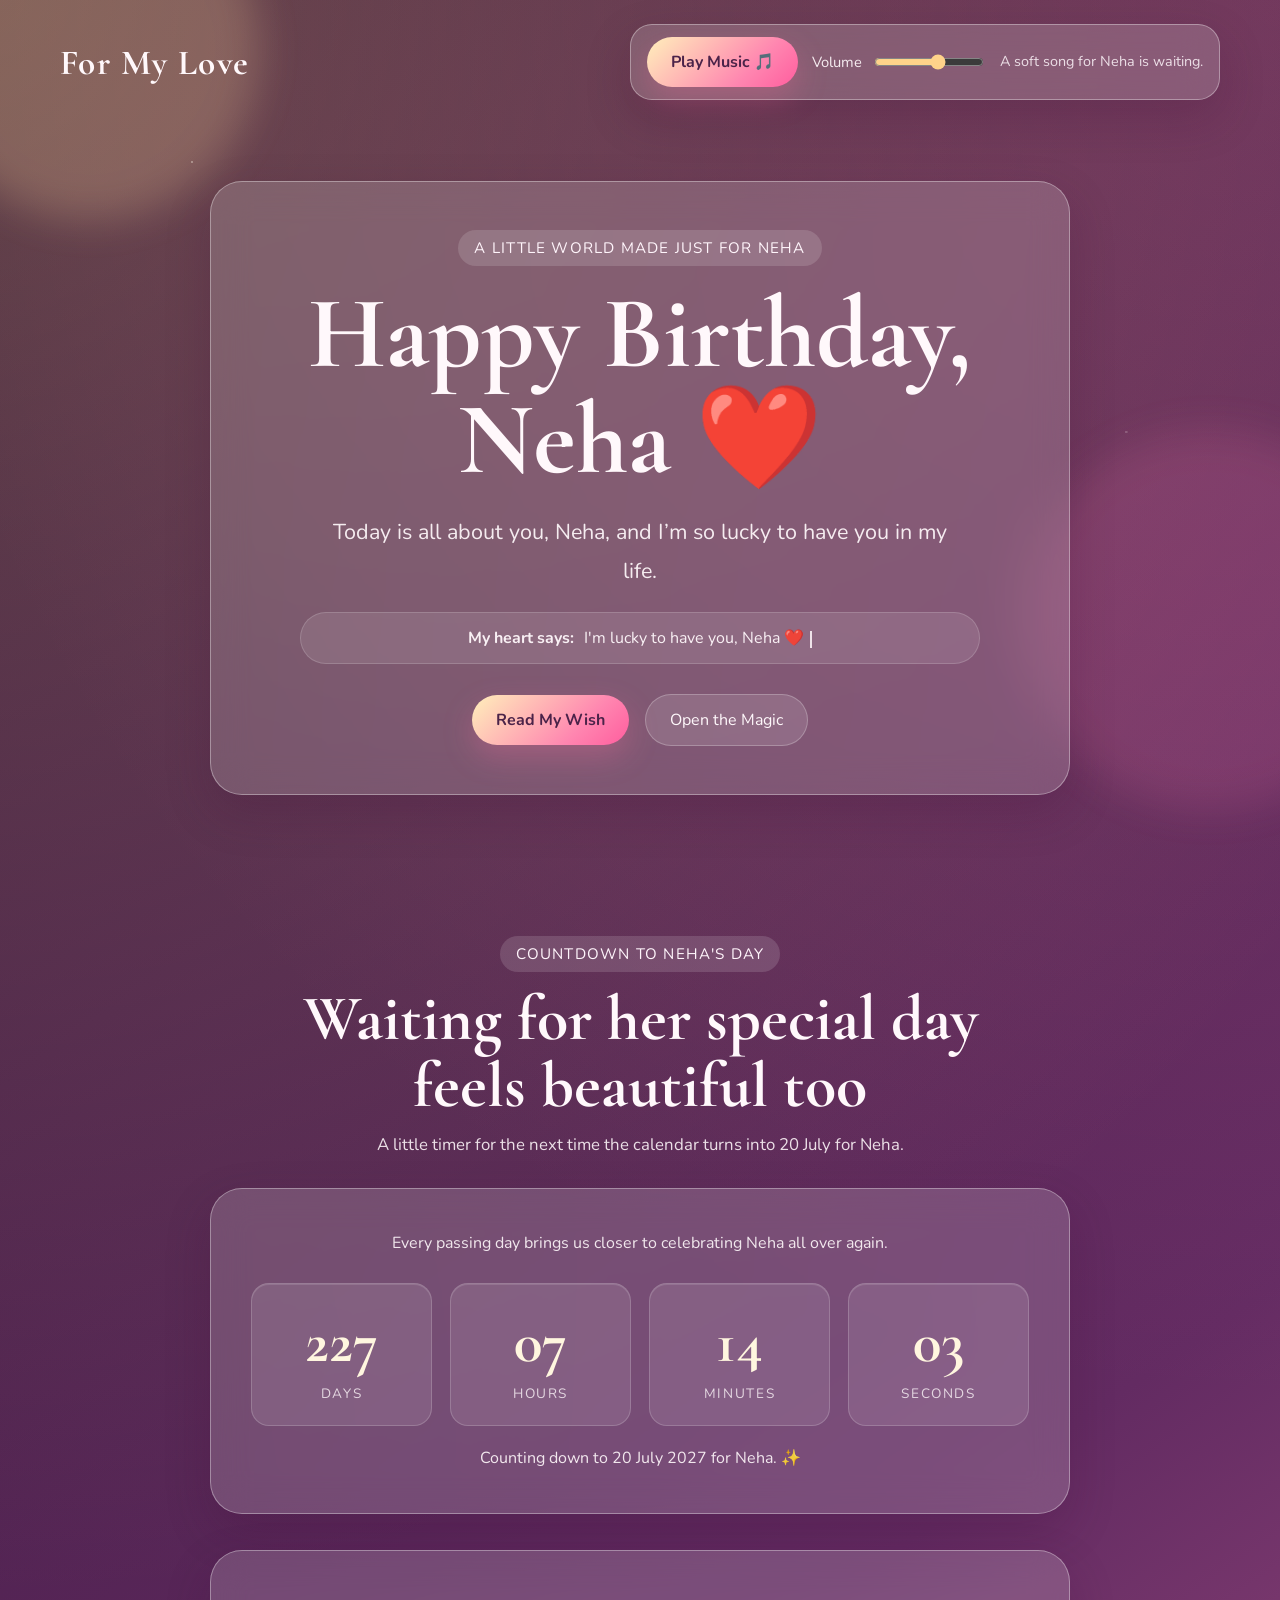
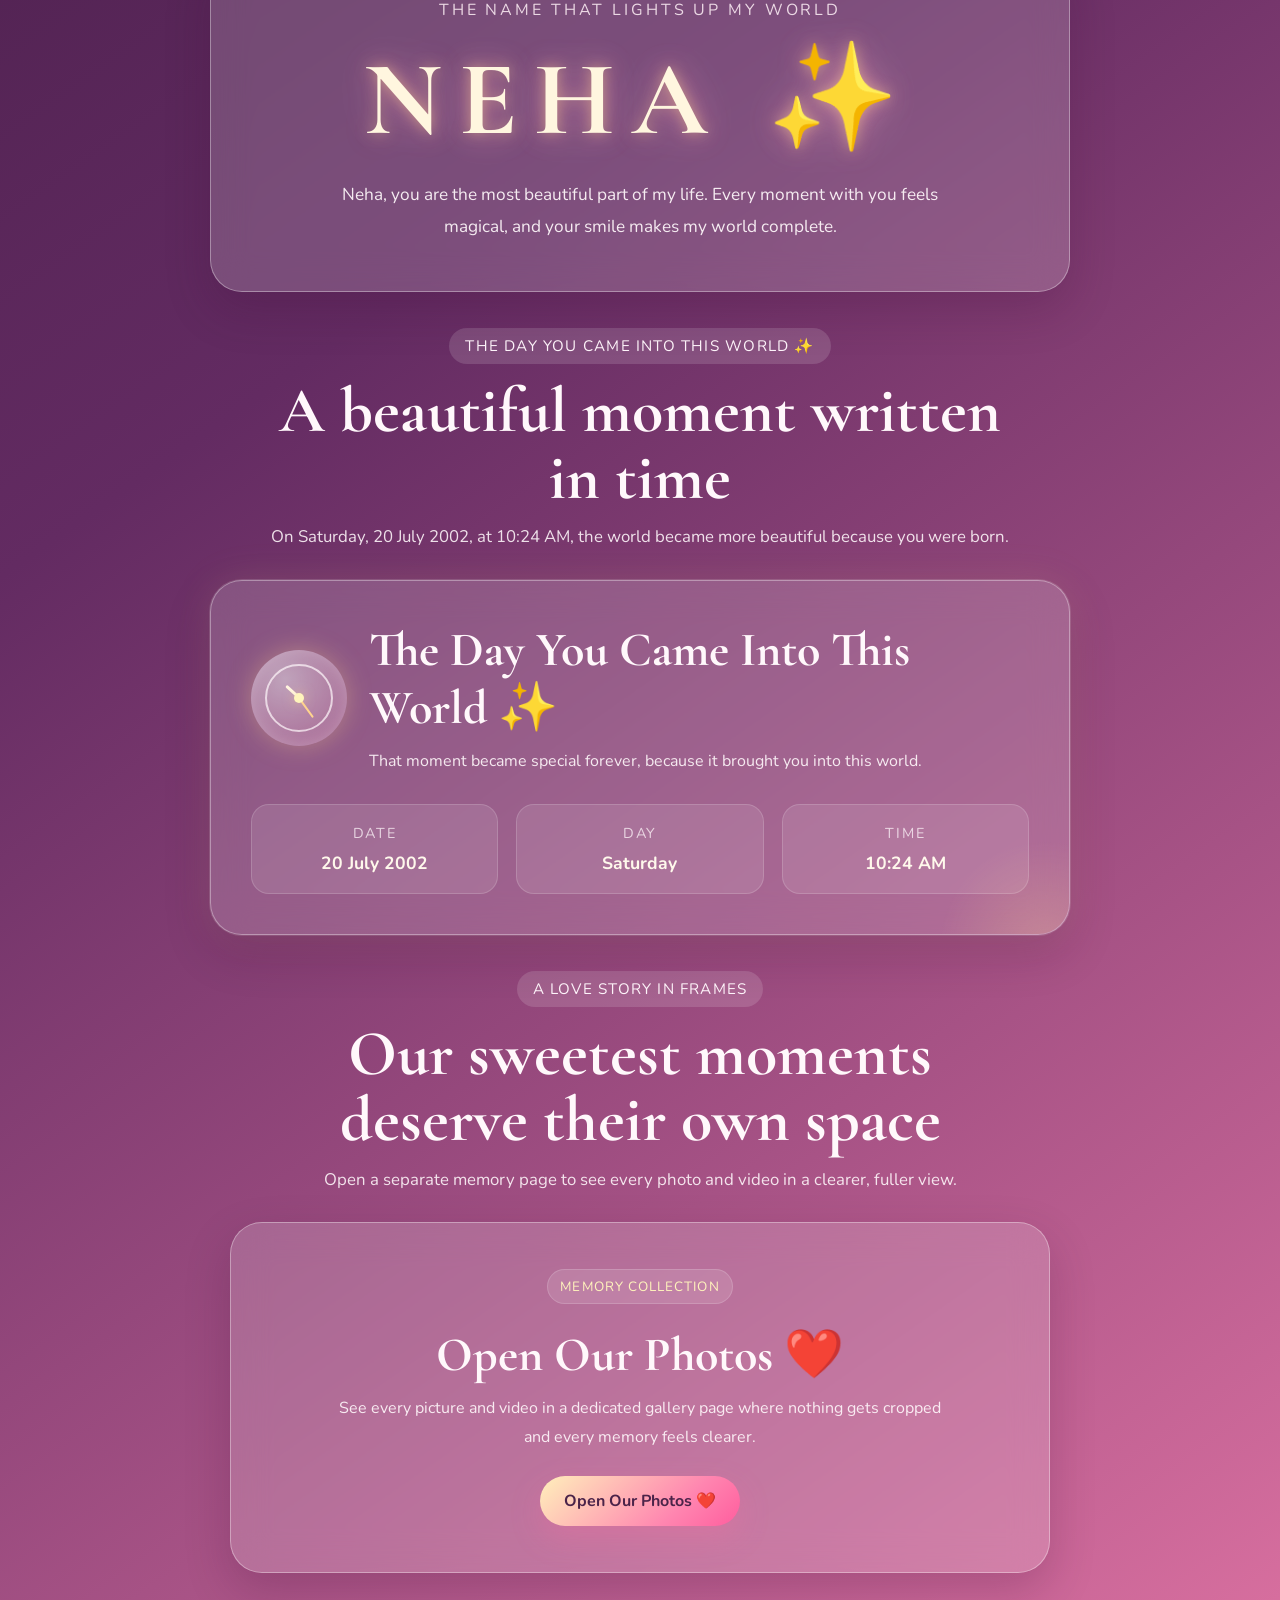
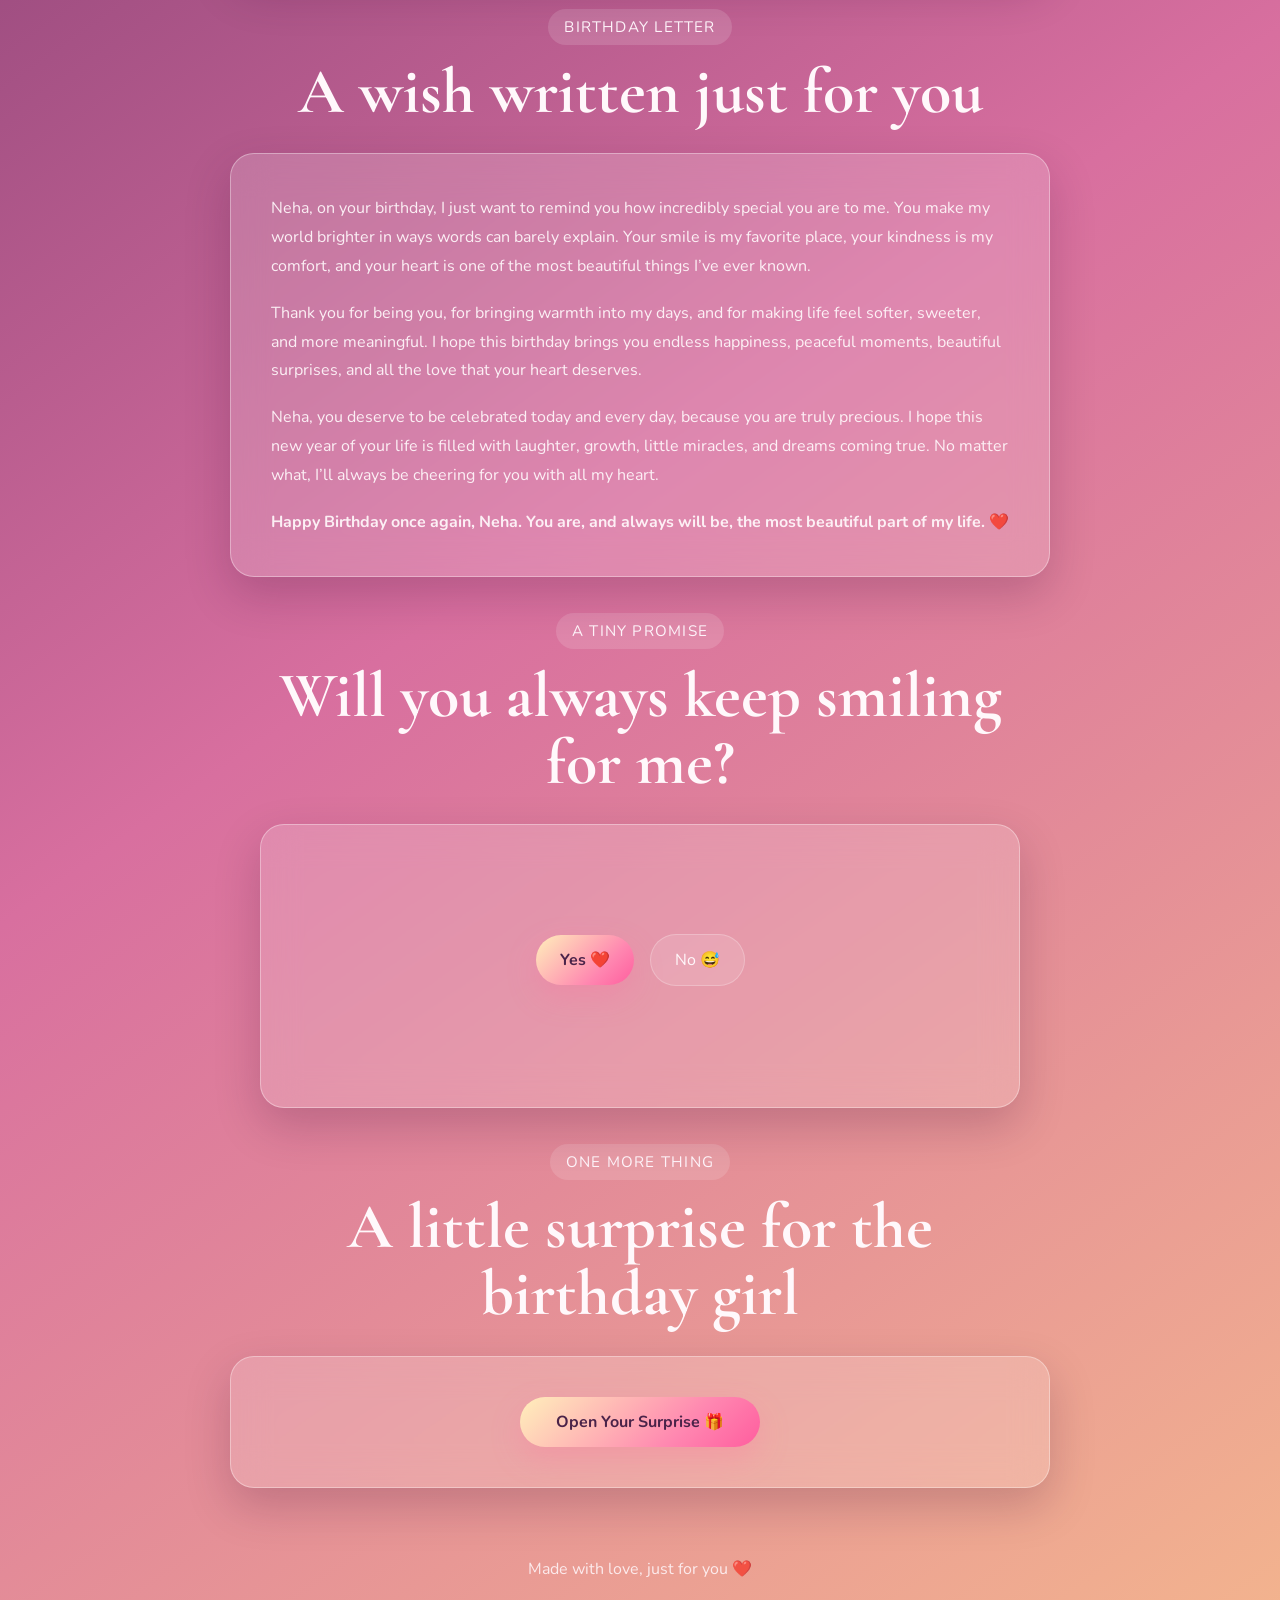
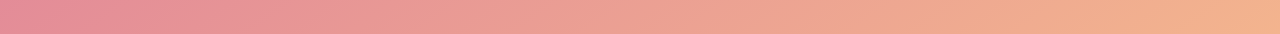
<file: index.html>
<!DOCTYPE html>
<html lang="en">
  <head>
    <meta charset="UTF-8" />
    <meta name="viewport" content="width=device-width, initial-scale=1.0" />
    <title>Happy Birthday, Neha</title>
    <link rel="preconnect" href="https://fonts.googleapis.com" />
    <link rel="preconnect" href="https://fonts.gstatic.com" crossorigin />
    <link
      href="https://fonts.googleapis.com/css2?family=Cormorant+Garamond:wght@500;600;700&family=Nunito:wght@400;500;600;700&display=swap"
      rel="stylesheet"
    />
    <link rel="stylesheet" href="style.css" />
  </head>
  <body>
    <div class="night-sky" aria-hidden="true"></div>
    <div class="background-glow background-glow-one"></div>
    <div class="background-glow background-glow-two"></div>

    <!-- Decorative floating elements created by JavaScript -->
    <div class="floating-decor" id="floatingDecor" aria-hidden="true"></div>
    <div class="petal-layer" id="petalLayer" aria-hidden="true"></div>

    <header class="hero">
      <nav class="top-bar">
        <div class="brand">For My Love</div>
        <div class="music-panel glass-card">
          <button class="music-button" id="musicToggle" type="button" aria-pressed="false">
            Play Music 🎵
          </button>
          <label class="volume-wrap" for="volumeControl">
            <span>Volume</span>
            <input
              id="volumeControl"
              class="volume-control"
              type="range"
              min="0"
              max="1"
              step="0.05"
              value="0.6"
            />
          </label>
          <p class="music-status" id="musicStatus">A soft song for Neha is waiting.</p>
        </div>
      </nav>

      <section class="hero-content glass-card">
        <p class="hero-tag">A little world made just for Neha</p>
        <h1>Happy Birthday, Neha ❤️</h1>
        <p class="hero-subtitle">
          Today is all about you, Neha, and I’m so lucky to have you in my life.
        </p>
        <div class="typing-wrapper">
          <span class="typing-prefix">My heart says:</span>
          <span class="typing-text" id="typingText" aria-live="polite"></span>
        </div>
        <div class="hero-actions">
          <a class="primary-button" href="#message">Read My Wish</a>
          <a class="secondary-button" href="#birthStory">Open the Magic</a>
        </div>
      </section>
    </header>

    <main>
      <section class="countdown-section section-shell" id="countdown">
        <div class="section-heading">
          <span class="eyebrow" id="countdownEyebrow">Countdown To Neha's Day</span>
          <h2 id="countdownHeading">Waiting for her special day feels beautiful too</h2>
          <p id="countdownDescription">
            A little timer for the next time the calendar turns into 20 July for Neha.
          </p>
        </div>

        <div class="countdown-card glass-card">
          <p class="countdown-intro" id="countdownIntro">
            Every passing day brings us closer to celebrating Neha all over again.
          </p>
          <div class="countdown-grid" aria-live="polite">
            <article class="countdown-item">
              <span class="countdown-value" id="daysValue">00</span>
              <span class="countdown-label">Days</span>
            </article>
            <article class="countdown-item">
              <span class="countdown-value" id="hoursValue">00</span>
              <span class="countdown-label">Hours</span>
            </article>
            <article class="countdown-item">
              <span class="countdown-value" id="minutesValue">00</span>
              <span class="countdown-label">Minutes</span>
            </article>
            <article class="countdown-item">
              <span class="countdown-value" id="secondsValue">00</span>
              <span class="countdown-label">Seconds</span>
            </article>
          </div>
          <p class="countdown-note" id="countdownNote">
            Counting down to the next birthday sunrise for Neha. ✨
          </p>
        </div>
      </section>

      <section class="name-section section-shell">
        <div class="name-card glass-card">
          <p class="name-label">The name that lights up my world</p>
          <h2 class="glowing-name">NEHA ✨</h2>
          <p class="name-message">
            Neha, you are the most beautiful part of my life. Every moment with you
            feels magical, and your smile makes my world complete.
          </p>
        </div>
      </section>

      <section class="birth-story section-shell" id="birthStory">
        <div class="section-heading">
          <span class="eyebrow">The Day You Came Into This World ✨</span>
          <h2>A beautiful moment written in time</h2>
          <p>
            On Saturday, 20 July 2002, at 10:24 AM, the world became more beautiful
            because you were born.
          </p>
        </div>

        <div class="timeline-card glass-card">
          <div class="timeline-intro">
            <div class="clock-icon" aria-hidden="true">
              <div class="clock-face">
                <span class="clock-hand hour-hand"></span>
                <span class="clock-hand minute-hand"></span>
                <span class="clock-center"></span>
              </div>
            </div>
            <div>
              <h3>The Day You Came Into This World ✨</h3>
              <p>
                That moment became special forever, because it brought you into this
                world.
              </p>
            </div>
          </div>

          <div class="timeline-grid">
            <article class="timeline-item">
              <span class="timeline-label">Date</span>
              <strong>20 July 2002</strong>
            </article>
            <article class="timeline-item">
              <span class="timeline-label">Day</span>
              <strong>Saturday</strong>
            </article>
            <article class="timeline-item">
              <span class="timeline-label">Time</span>
              <strong>10:24 AM</strong>
            </article>
          </div>
        </div>
      </section>

      <section class="slideshow-section section-shell" id="slideshow">
        <div class="section-heading">
          <span class="eyebrow">A Love Story In Frames</span>
          <h2>Our sweetest moments deserve their own space</h2>
          <p>
            Open a separate memory page to see every photo and video in a clearer,
            fuller view.
          </p>
        </div>

        <div class="memory-cta-card glass-card">
          <div class="memory-cta-copy">
            <span class="slide-tag">Memory Collection</span>
            <h3>Open Our Photos ❤️</h3>
            <p>
              See every picture and video in a dedicated gallery page where nothing gets
              cropped and every memory feels clearer.
            </p>
          </div>
          <a class="primary-button memory-cta-button" href="memories.html">Open Our Photos ❤️</a>
        </div>
      </section>

      <section class="message-section section-shell" id="message">
        <div class="section-heading">
          <span class="eyebrow">Birthday Letter</span>
          <h2>A wish written just for you</h2>
        </div>

        <article class="message-card glass-card">
          <!-- You can edit this full message and personalize it even more -->
          <p>
            Neha, on your birthday, I just want to remind you how incredibly special
            you are to me. You make my world brighter in ways words can barely explain.
            Your smile is my favorite place, your kindness is my comfort, and your heart
            is one of the most beautiful things I’ve ever known.
          </p>
          <p>
            Thank you for being you, for bringing warmth into my days, and for making
            life feel softer, sweeter, and more meaningful. I hope this birthday brings
            you endless happiness, peaceful moments, beautiful surprises, and all the
            love that your heart deserves.
          </p>
          <p>
            Neha, you deserve to be celebrated today and every day, because you are truly
            precious. I hope this new year of your life is filled with laughter, growth,
            little miracles, and dreams coming true. No matter what, I’ll always be
            cheering for you with all my heart.
          </p>
          <p class="message-signoff">
            Happy Birthday once again, Neha. You are, and always will be, the most
            beautiful part of my life. ❤️
          </p>
        </article>
      </section>

      <section class="question-section section-shell">
        <div class="section-heading">
          <span class="eyebrow">A Tiny Promise</span>
          <h2>Will you always keep smiling for me?</h2>
        </div>

        <div class="question-card glass-card">
          <div class="question-actions" id="questionZone">
            <button class="primary-button" id="yesButton" type="button">Yes ❤️</button>
            <button class="no-button" id="noButton" type="button">No 😅</button>
          </div>
          <p class="question-response" id="questionResponse" aria-live="polite"></p>
        </div>
      </section>

      <section class="surprise-section section-shell" id="surprise">
        <div class="section-heading">
          <span class="eyebrow">One More Thing</span>
          <h2>A little surprise for the birthday girl</h2>
        </div>

        <div class="surprise-card glass-card">
          <button class="primary-button surprise-button" id="surpriseButton" type="button">
            Open Your Surprise 🎁
          </button>

          <div class="surprise-reveal hidden" id="surpriseReveal">
            <div class="heart-burst" id="heartBurst" aria-hidden="true"></div>
            <h3>You are deeply loved</h3>
            <p>
              Neha, if I could wrap every warm feeling, every grateful thought, and every
              heartbeat full of love into one gift, it would still not be enough to show
              how much you mean to me. I hope today surrounds you with joy, sweetness,
              and the kind of love that stays with you long after the candles are out.
            </p>
            <p class="final-promise">
              No matter how many birthdays pass, I hope you always feel cherished,
              protected, celebrated, and loved exactly the way your heart deserves.
            </p>
            <p class="final-signature">Forever yours, with all my love, always. ❤️</p>
          </div>
        </div>
      </section>
    </main>

    <footer class="footer">
      <p>Made with love, just for you ❤️</p>
    </footer>

    <!-- Audio file added for the birthday music control -->
    <audio
      id="bgMusic"
      src="audio/WhatsApp Audio 2026-05-11 at 3.15.20 PM.mpeg"
      loop
      preload="auto"
    ></audio>

    <script src="script.js"></script>
  </body>
</html>
</file>
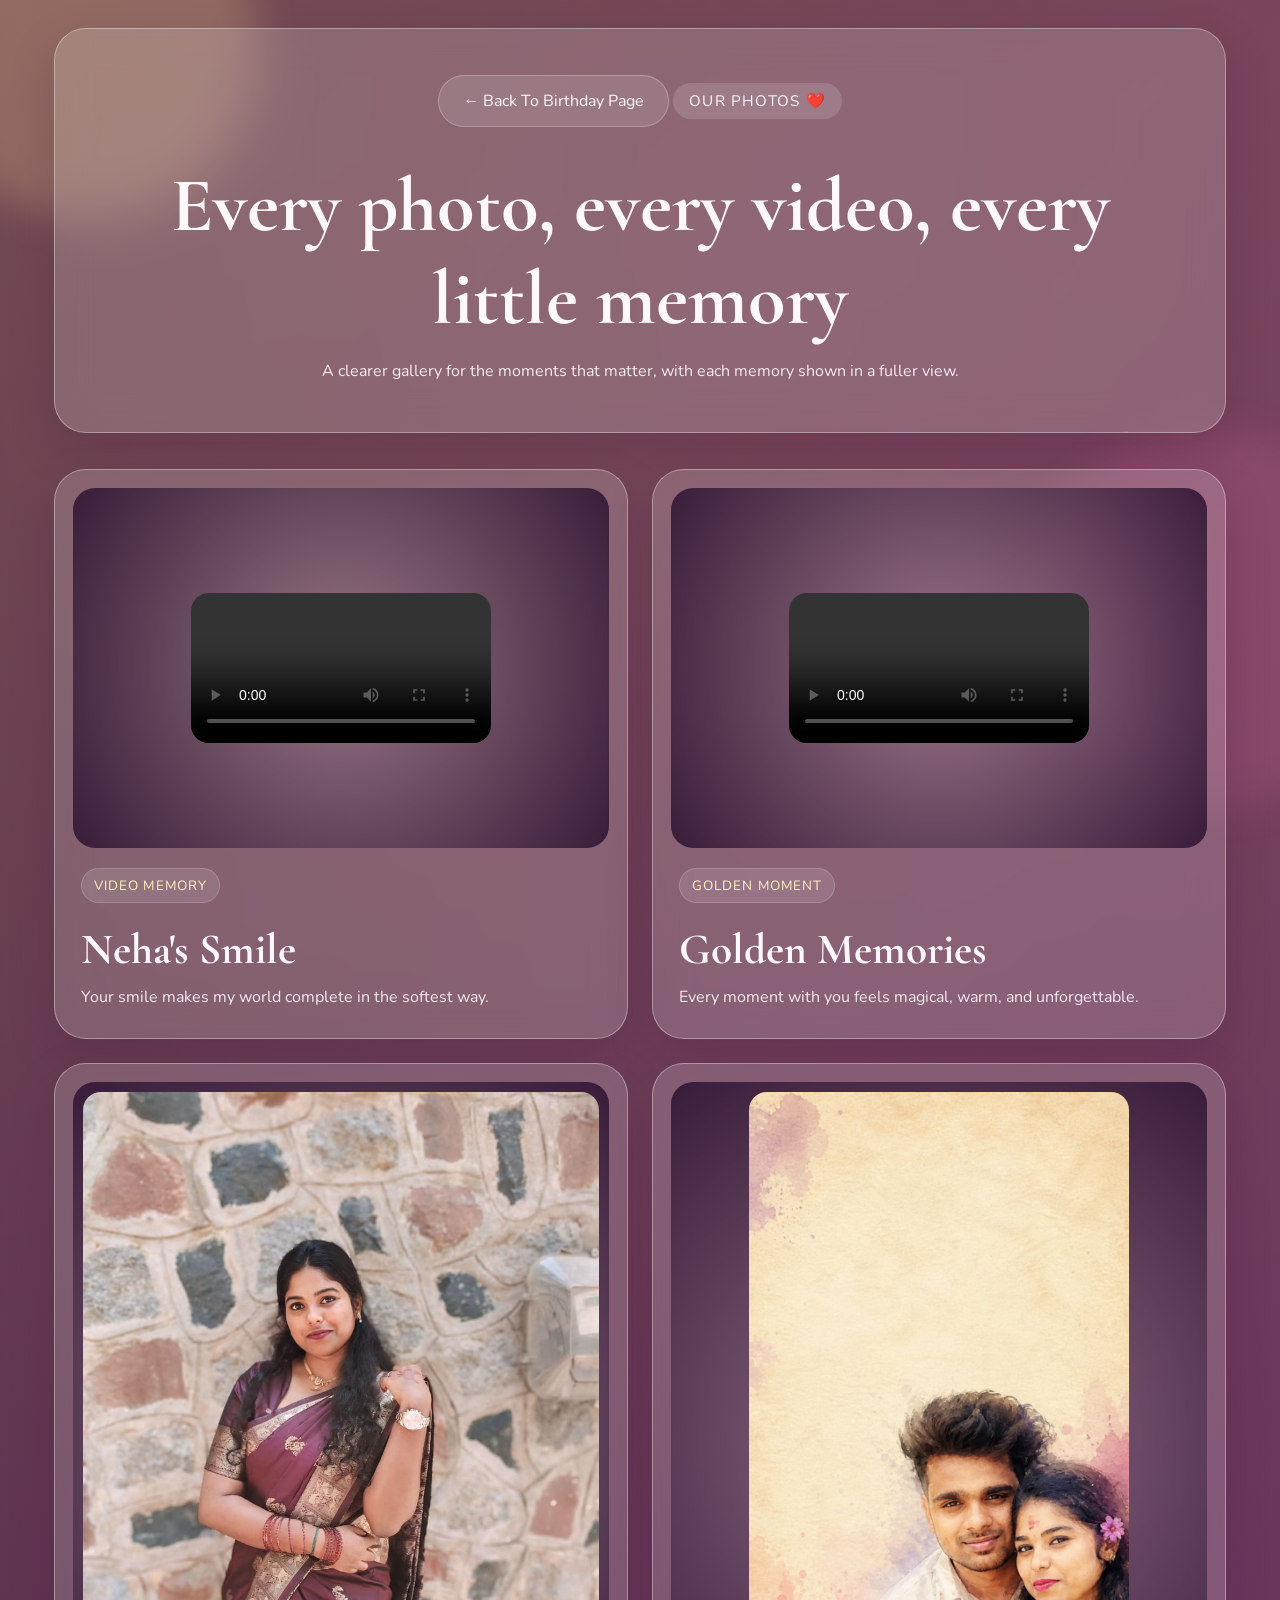
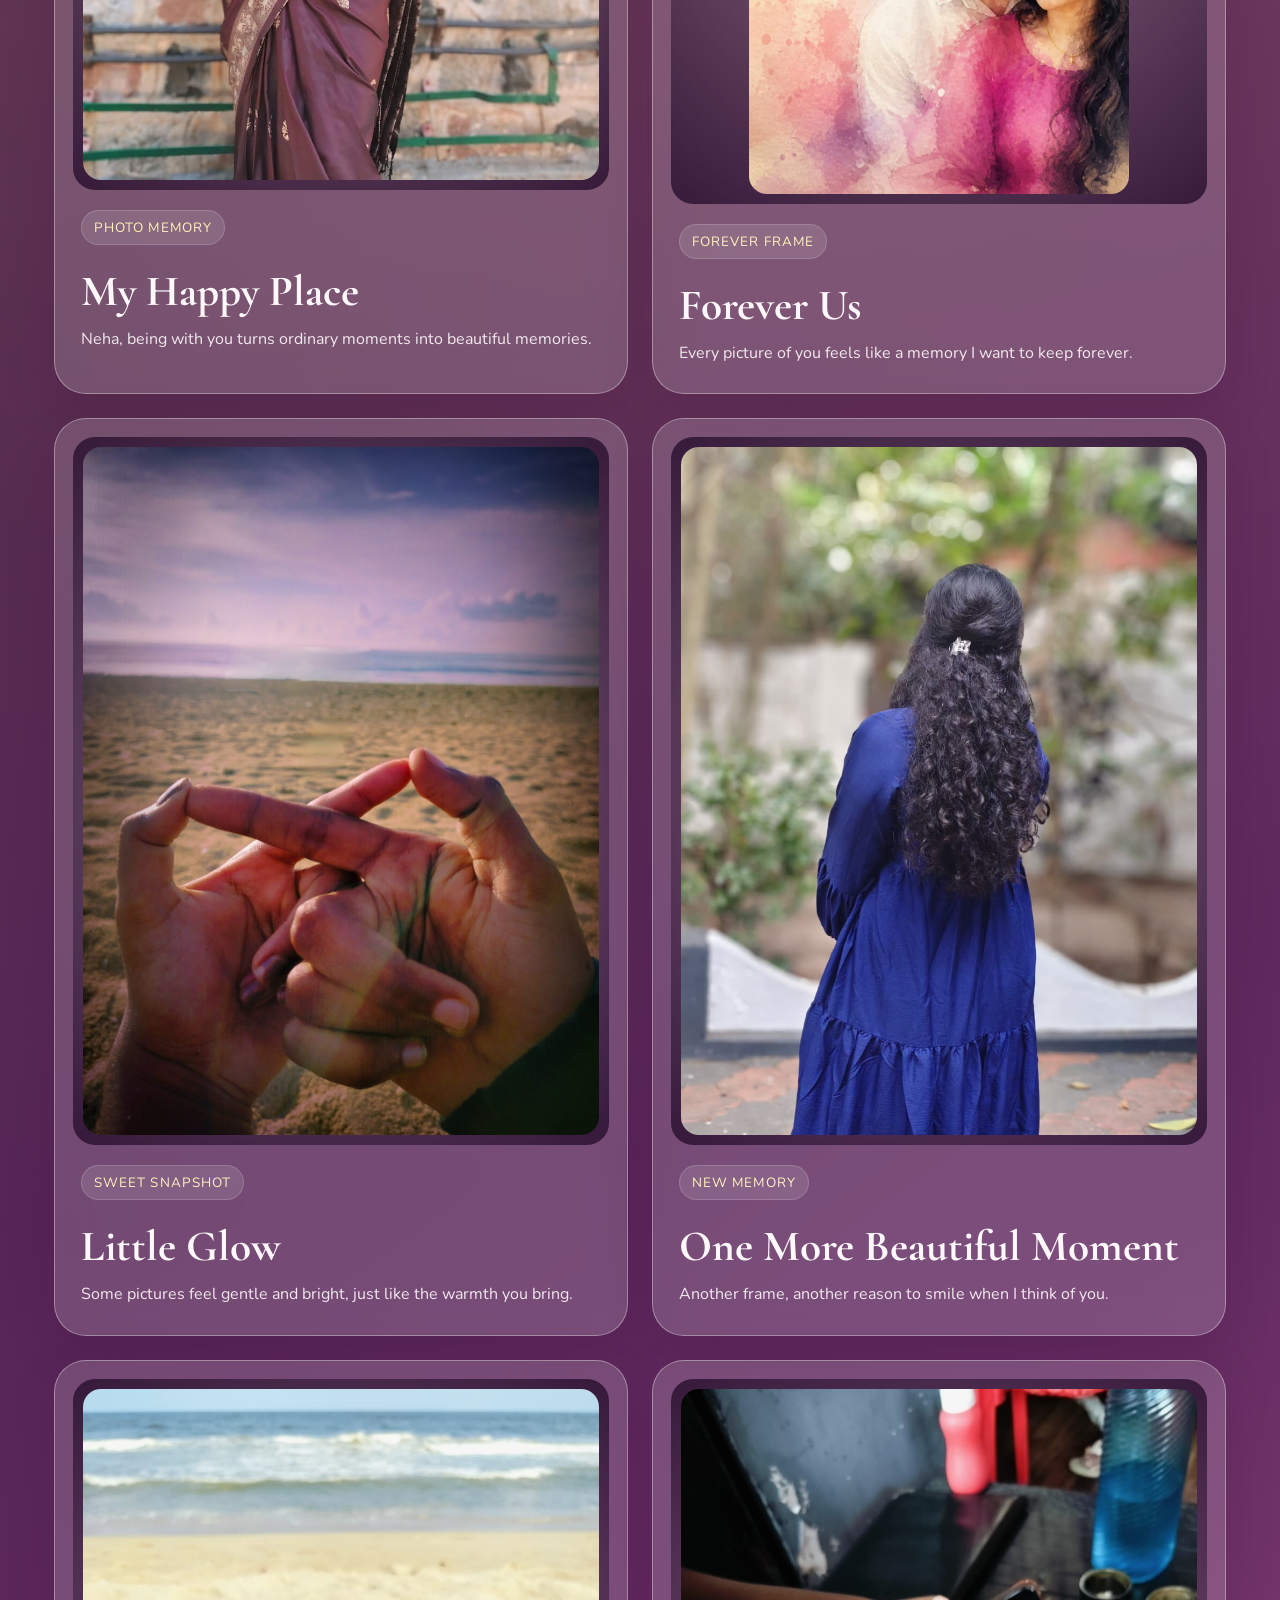
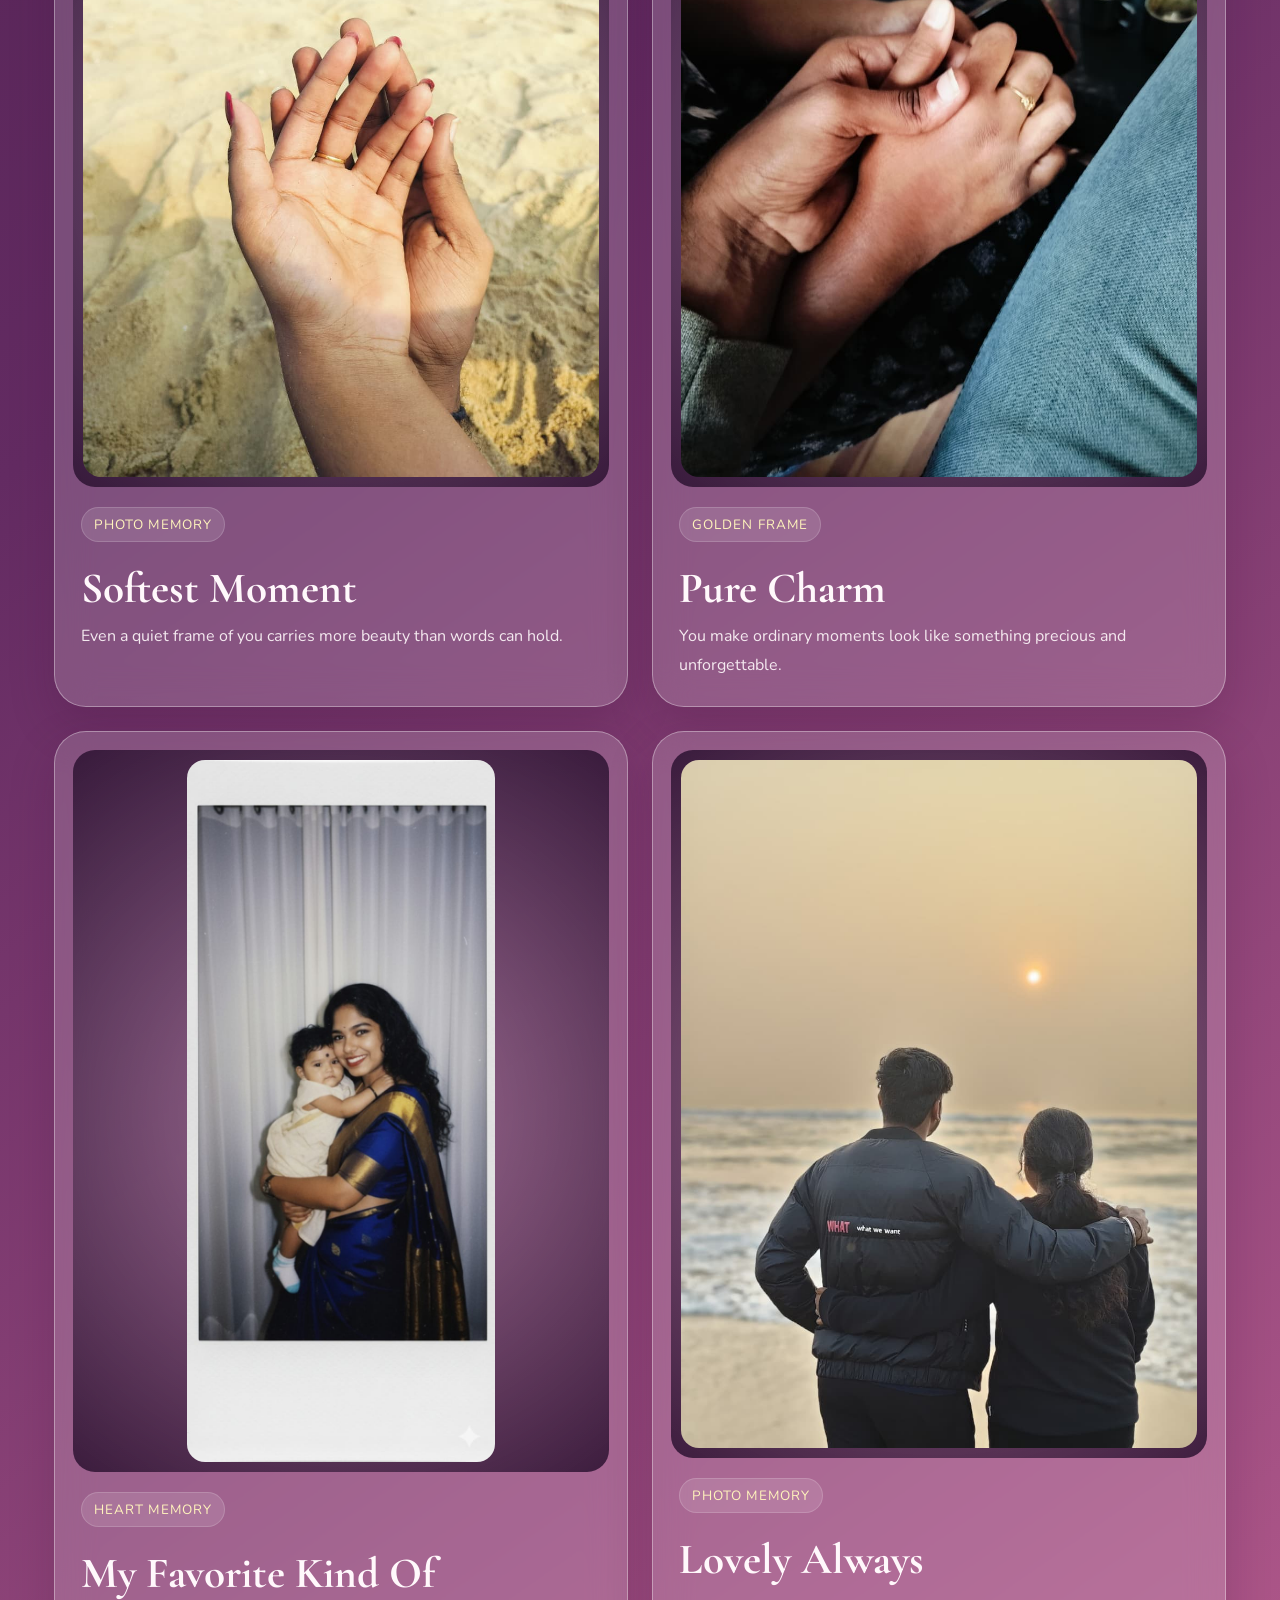
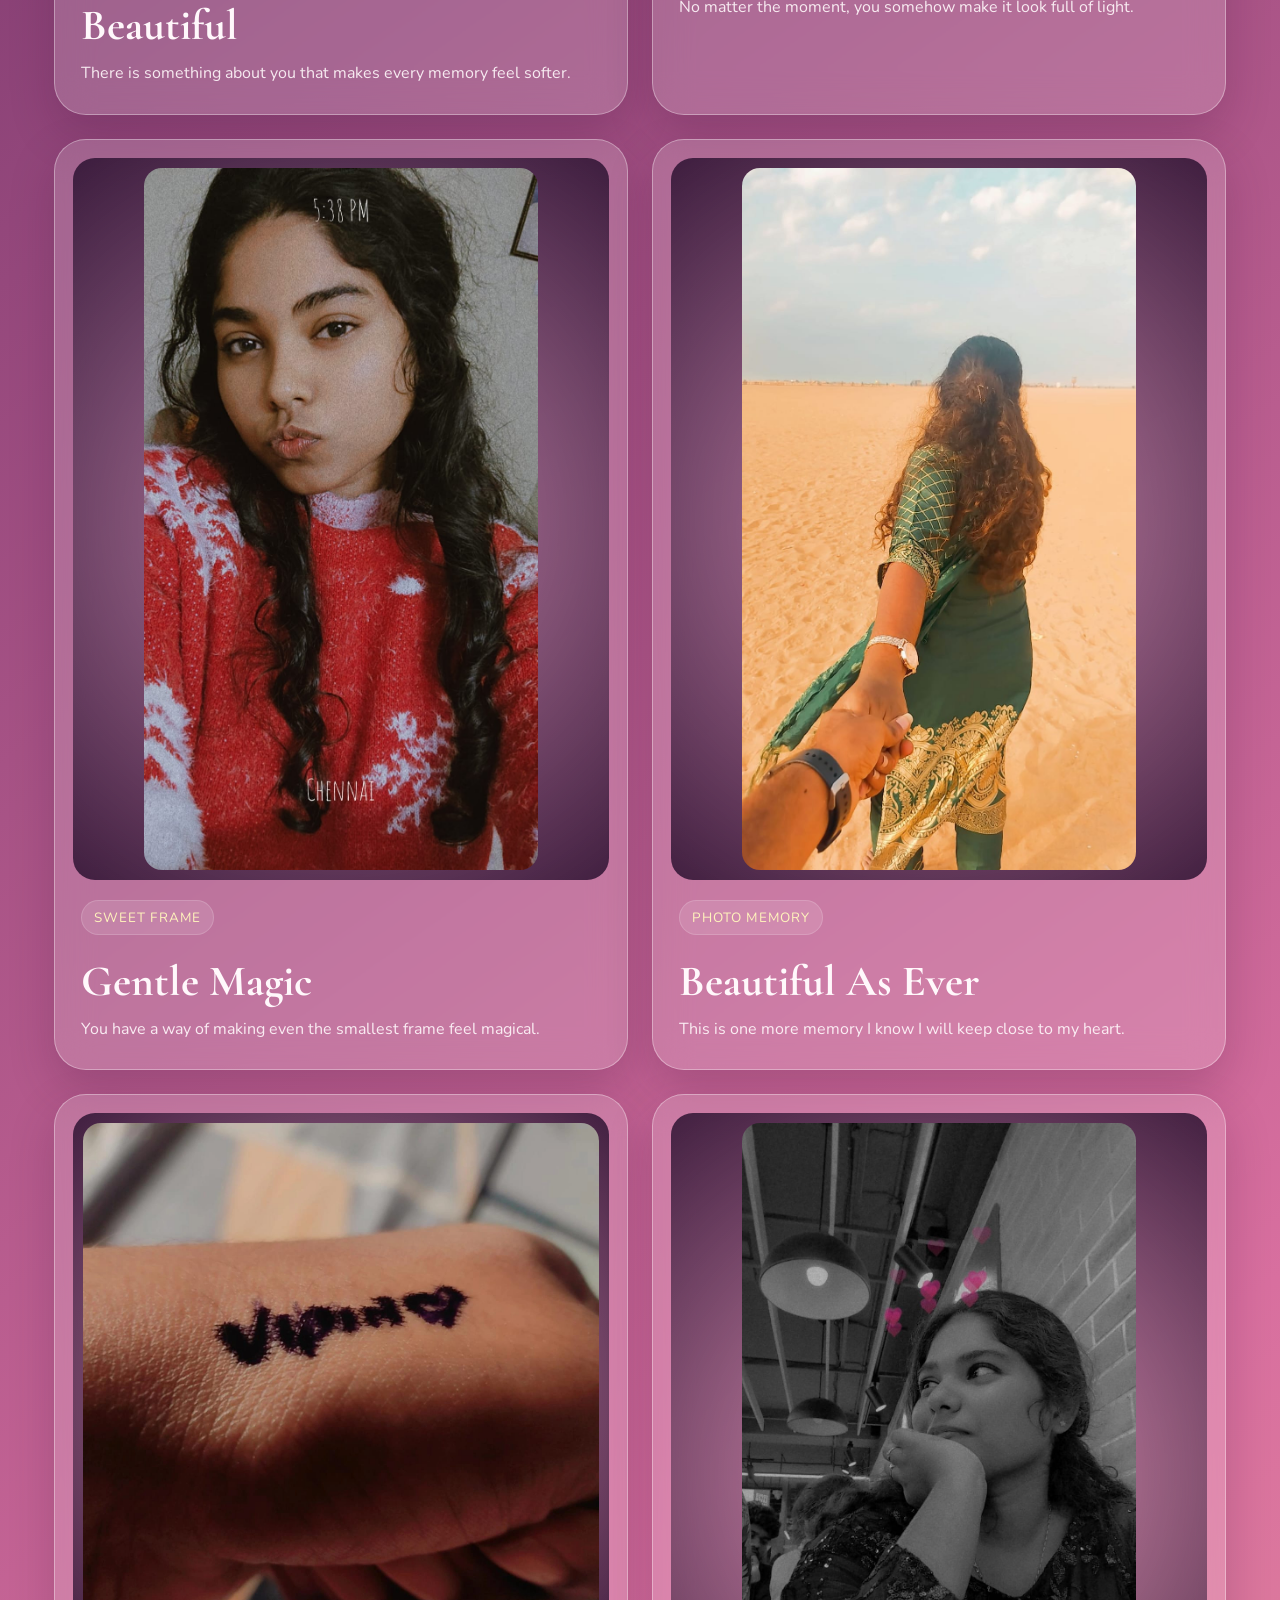
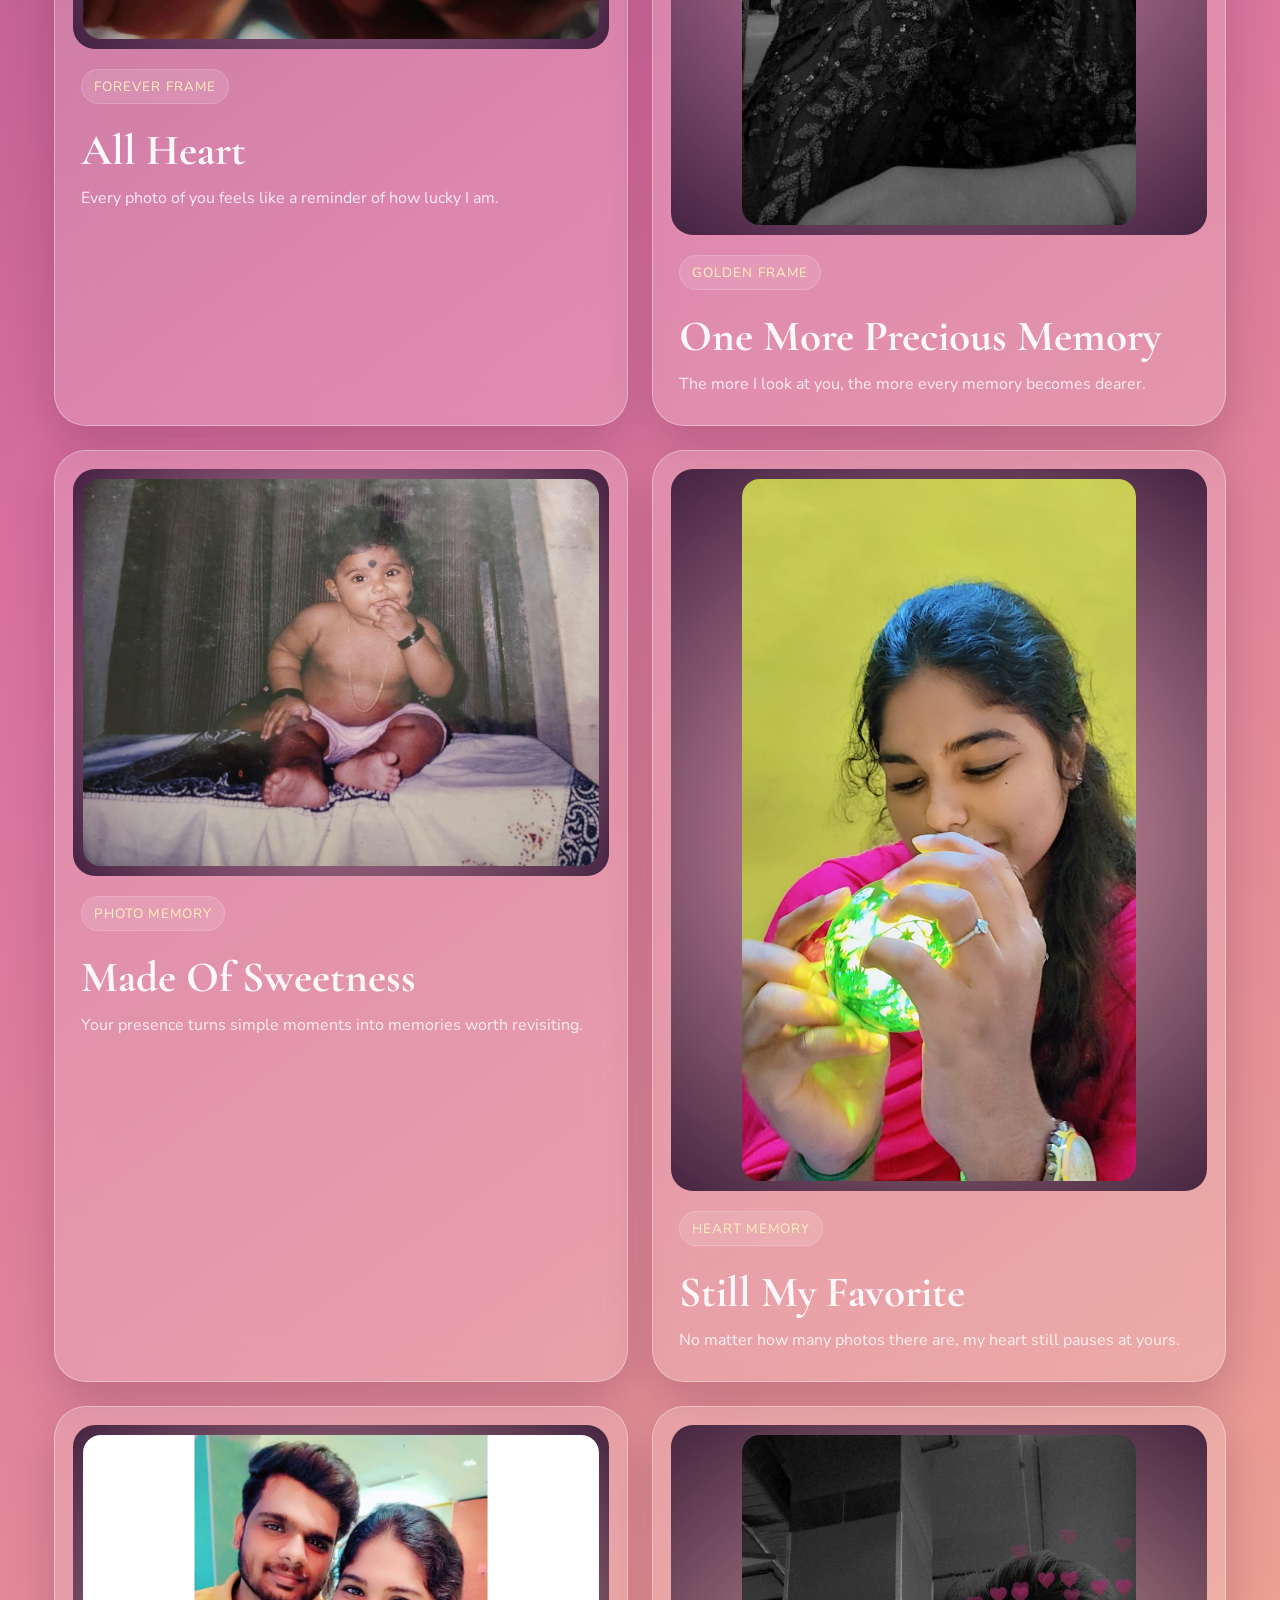
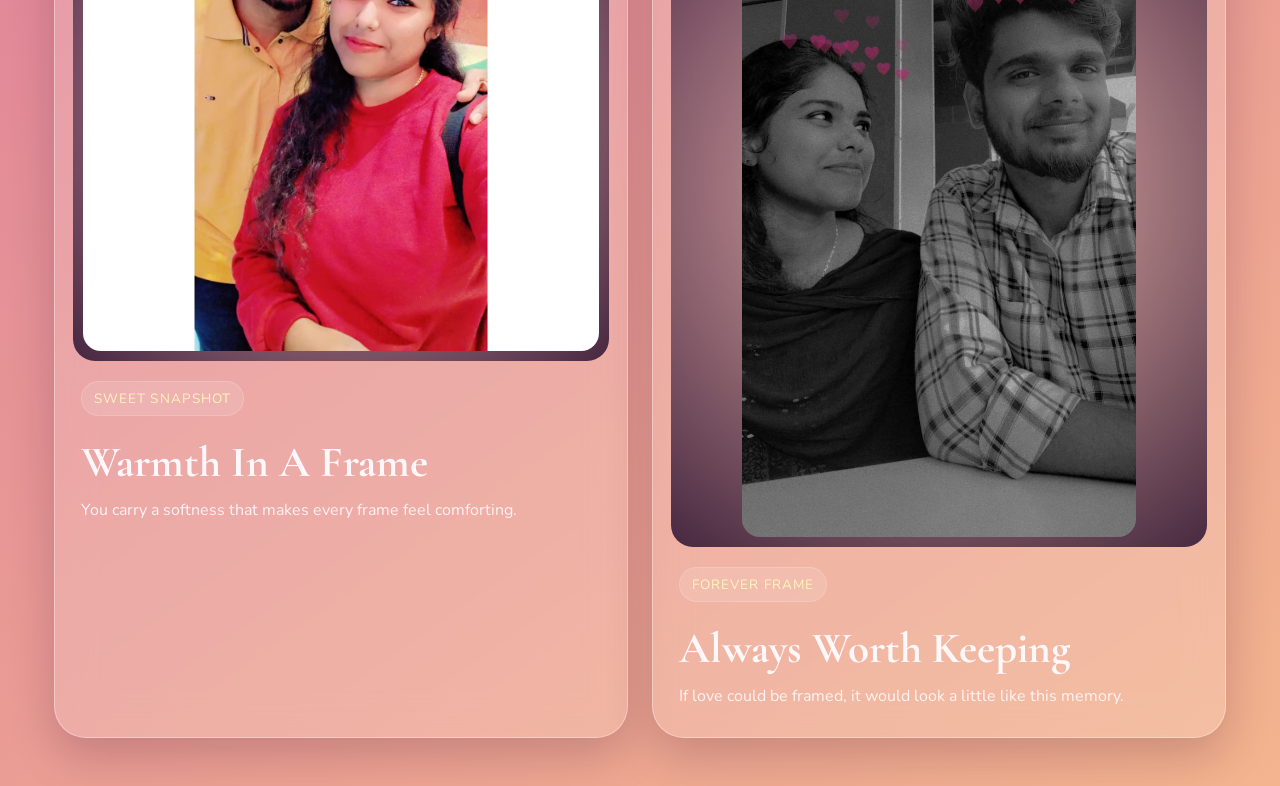
<file: memories.html>
<!DOCTYPE html>
<html lang="en">
  <head>
    <meta charset="UTF-8" />
    <meta name="viewport" content="width=device-width, initial-scale=1.0" />
    <title>Our Photos - Neha</title>
    <link rel="preconnect" href="https://fonts.googleapis.com" />
    <link rel="preconnect" href="https://fonts.gstatic.com" crossorigin />
    <link
      href="https://fonts.googleapis.com/css2?family=Cormorant+Garamond:wght@500;600;700&family=Nunito:wght@400;500;600;700&display=swap"
      rel="stylesheet"
    />
    <link rel="stylesheet" href="style.css" />
  </head>
  <body class="memories-page">
    <div class="night-sky" aria-hidden="true"></div>
    <div class="background-glow background-glow-one"></div>
    <div class="background-glow background-glow-two"></div>

    <header class="memories-hero section-shell">
      <div class="memories-hero-card glass-card">
        <a class="secondary-button memories-back" href="index.html">← Back To Birthday Page</a>
        <span class="eyebrow">Our Photos ❤️</span>
        <h1>Every photo, every video, every little memory</h1>
        <p>
          A clearer gallery for the moments that matter, with each memory shown in a
          fuller view.
        </p>
      </div>
    </header>

    <main class="section-shell">
      <div class="memories-grid">
        <article class="memory-viewer-card glass-card">
          <div class="memory-media portrait-media">
            <video controls preload="metadata" playsinline>
              <source src="images/WhatsApp Video 2026-05-11 at 11.07.41 AM.mp4" type="video/mp4" />
            </video>
          </div>
          <div class="memory-copy">
            <span class="slide-tag">Video Memory</span>
            <h2>Neha's Smile</h2>
            <p>Your smile makes my world complete in the softest way.</p>
          </div>
        </article>

        <article class="memory-viewer-card glass-card">
          <div class="memory-media">
            <video controls preload="metadata" playsinline>
              <source src="images/WhatsApp Video 2026-05-11 at 4.03.19 PM.mp4" type="video/mp4" />
            </video>
          </div>
          <div class="memory-copy">
            <span class="slide-tag">Golden Moment</span>
            <h2>Golden Memories</h2>
            <p>Every moment with you feels magical, warm, and unforgettable.</p>
          </div>
        </article>

        <article class="memory-viewer-card glass-card">
          <div class="memory-media"><img src="images/WhatsApp Image 2026-05-11 at 11.11.38 AM.jpeg" alt="Neha in a lovely portrait" /></div>
          <div class="memory-copy"><span class="slide-tag">Photo Memory</span><h2>My Happy Place</h2><p>Neha, being with you turns ordinary moments into beautiful memories.</p></div>
        </article>

        <article class="memory-viewer-card glass-card">
          <div class="memory-media"><img src="images/WhatsApp Image 2026-05-11 at 11.11.37 AM.jpeg" alt="A lovely memory full of warmth" /></div>
          <div class="memory-copy"><span class="slide-tag">Forever Frame</span><h2>Forever Us</h2><p>Every picture of you feels like a memory I want to keep forever.</p></div>
        </article>

        <article class="memory-viewer-card glass-card">
          <div class="memory-media"><img src="images/WhatsApp Image 2026-05-11 at 4.15.30 PM.jpeg" alt="A sweet photo of Neha" /></div>
          <div class="memory-copy"><span class="slide-tag">Sweet Snapshot</span><h2>Little Glow</h2><p>Some pictures feel gentle and bright, just like the warmth you bring.</p></div>
        </article>

        <article class="memory-viewer-card glass-card">
          <div class="memory-media"><img src="images/WhatsApp Image 2026-05-11 at 11.11.36 AM.jpeg" alt="A new beautiful photo of Neha" /></div>
          <div class="memory-copy"><span class="slide-tag">New Memory</span><h2>One More Beautiful Moment</h2><p>Another frame, another reason to smile when I think of you.</p></div>
        </article>

        <article class="memory-viewer-card glass-card">
          <div class="memory-media"><img src="images/WhatsApp Image 2026-05-11 at 3.56.23 PM.jpeg" alt="A lovely moment of Neha" /></div>
          <div class="memory-copy"><span class="slide-tag">Photo Memory</span><h2>Softest Moment</h2><p>Even a quiet frame of you carries more beauty than words can hold.</p></div>
        </article>

        <article class="memory-viewer-card glass-card">
          <div class="memory-media"><img src="images/WhatsApp Image 2026-05-11 at 3.56.22 PM.jpeg" alt="A beautiful memory of Neha" /></div>
          <div class="memory-copy"><span class="slide-tag">Golden Frame</span><h2>Pure Charm</h2><p>You make ordinary moments look like something precious and unforgettable.</p></div>
        </article>

        <article class="memory-viewer-card glass-card">
          <div class="memory-media"><img src="images/WhatsApp Image 2026-05-11 at 3.56.18 PM (1).jpeg" alt="A captured moment full of love" /></div>
          <div class="memory-copy"><span class="slide-tag">Heart Memory</span><h2>My Favorite Kind Of Beautiful</h2><p>There is something about you that makes every memory feel softer.</p></div>
        </article>

        <article class="memory-viewer-card glass-card">
          <div class="memory-media"><img src="images/WhatsApp Image 2026-05-11 at 3.56.17 PM.jpeg" alt="A memory of Neha" /></div>
          <div class="memory-copy"><span class="slide-tag">Photo Memory</span><h2>Lovely Always</h2><p>No matter the moment, you somehow make it look full of light.</p></div>
        </article>

        <article class="memory-viewer-card glass-card">
          <div class="memory-media"><img src="images/WhatsApp Image 2026-05-11 at 3.56.17 PM (1).jpeg" alt="A warm frame of Neha" /></div>
          <div class="memory-copy"><span class="slide-tag">Sweet Frame</span><h2>Gentle Magic</h2><p>You have a way of making even the smallest frame feel magical.</p></div>
        </article>

        <article class="memory-viewer-card glass-card">
          <div class="memory-media"><img src="images/WhatsApp Image 2026-05-11 at 3.56.18 PM (2).jpeg" alt="A beautiful photo of Neha" /></div>
          <div class="memory-copy"><span class="slide-tag">Photo Memory</span><h2>Beautiful As Ever</h2><p>This is one more memory I know I will keep close to my heart.</p></div>
        </article>

        <article class="memory-viewer-card glass-card">
          <div class="memory-media"><img src="images/WhatsApp Image 2026-05-11 at 3.56.19 PM (1).jpeg" alt="A loving memory of Neha" /></div>
          <div class="memory-copy"><span class="slide-tag">Forever Frame</span><h2>All Heart</h2><p>Every photo of you feels like a reminder of how lucky I am.</p></div>
        </article>

        <article class="memory-viewer-card glass-card">
          <div class="memory-media"><img src="images/WhatsApp Image 2026-05-11 at 3.56.22 PM (1).jpeg" alt="A warm and lovely picture" /></div>
          <div class="memory-copy"><span class="slide-tag">Golden Frame</span><h2>One More Precious Memory</h2><p>The more I look at you, the more every memory becomes dearer.</p></div>
        </article>

        <article class="memory-viewer-card glass-card">
          <div class="memory-media"><img src="images/WhatsApp Image 2026-05-11 at 3.56.19 PM (2).jpeg" alt="A lovely snapshot of Neha" /></div>
          <div class="memory-copy"><span class="slide-tag">Photo Memory</span><h2>Made Of Sweetness</h2><p>Your presence turns simple moments into memories worth revisiting.</p></div>
        </article>

        <article class="memory-viewer-card glass-card">
          <div class="memory-media"><img src="images/WhatsApp Image 2026-05-11 at 3.56.18 PM.jpeg" alt="A captured memory of Neha" /></div>
          <div class="memory-copy"><span class="slide-tag">Heart Memory</span><h2>Still My Favorite</h2><p>No matter how many photos there are, my heart still pauses at yours.</p></div>
        </article>

        <article class="memory-viewer-card glass-card">
          <div class="memory-media"><img src="images/WhatsApp Image 2026-05-11 at 3.56.19 PM.jpeg" alt="A photo full of warmth" /></div>
          <div class="memory-copy"><span class="slide-tag">Sweet Snapshot</span><h2>Warmth In A Frame</h2><p>You carry a softness that makes every frame feel comforting.</p></div>
        </article>

        <article class="memory-viewer-card glass-card">
          <div class="memory-media"><img src="images/WhatsApp Image 2026-05-11 at 3.56.21 PM (1).jpeg" alt="A special memory of Neha" /></div>
          <div class="memory-copy"><span class="slide-tag">Forever Frame</span><h2>Always Worth Keeping</h2><p>If love could be framed, it would look a little like this memory.</p></div>
        </article>
      </div>
    </main>
  </body>
</html>
</file>
<file: style.css>
:root {
  --bg-deep: #3a1639;
  --bg-mid: #7b2f6d;
  --bg-soft: #f39cc1;
  --accent-gold: #ffd38a;
  --accent-rose: #ff7bac;
  --accent-blush: rgba(255, 240, 246, 0.72);
  --text-main: #fff8fb;
  --text-dark: #4b2349;
  --glass-bg: rgba(255, 255, 255, 0.17);
  --glass-border: rgba(255, 255, 255, 0.35);
  --shadow-soft: 0 18px 45px rgba(65, 14, 54, 0.22);
  --shadow-strong: 0 24px 60px rgba(57, 10, 56, 0.28);
  --radius-xl: 32px;
  --radius-lg: 24px;
  --radius-md: 18px;
  --max-width: 1160px;
}

* {
  box-sizing: border-box;
}

html {
  scroll-behavior: smooth;
}

body {
  margin: 0;
  min-height: 100vh;
  font-family: "Nunito", sans-serif;
  color: var(--text-main);
  background:
    radial-gradient(circle at top left, rgba(255, 211, 138, 0.26), transparent 32%),
    radial-gradient(circle at top right, rgba(255, 123, 172, 0.22), transparent 28%),
    linear-gradient(145deg, #2b1130 0%, #632b62 38%, #d86f9f 72%, #f3b48e 100%);
  overflow-x: hidden;
}

.night-sky {
  position: fixed;
  inset: 0;
  z-index: -3;
  background:
    radial-gradient(circle at 15% 18%, rgba(255, 255, 255, 0.6) 0 1px, transparent 1.5px),
    radial-gradient(circle at 72% 25%, rgba(255, 255, 255, 0.45) 0 1px, transparent 1.5px),
    radial-gradient(circle at 42% 62%, rgba(255, 255, 255, 0.5) 0 1px, transparent 1.5px),
    radial-gradient(circle at 88% 48%, rgba(255, 255, 255, 0.35) 0 1px, transparent 1.5px),
    radial-gradient(circle at 25% 82%, rgba(255, 255, 255, 0.42) 0 1px, transparent 1.5px);
  opacity: 0.55;
}

img {
  display: block;
  width: 100%;
}

a {
  color: inherit;
  text-decoration: none;
}

button {
  font: inherit;
  cursor: pointer;
}

.background-glow {
  position: fixed;
  border-radius: 50%;
  filter: blur(20px);
  z-index: -2;
  opacity: 0.7;
}

.background-glow-one {
  top: -120px;
  left: -80px;
  width: 340px;
  height: 340px;
  background: rgba(255, 215, 160, 0.32);
}

.background-glow-two {
  right: -120px;
  bottom: 10%;
  width: 380px;
  height: 380px;
  background: rgba(255, 124, 183, 0.2);
}

.floating-decor,
.heart-burst,
.confetti-layer,
.petal-layer {
  pointer-events: none;
}

.floating-decor {
  position: fixed;
  inset: 0;
  z-index: -1;
  overflow: hidden;
}

.float-item {
  position: absolute;
  bottom: -10vh;
  color: rgba(255, 255, 255, 0.65);
  animation: floatUp linear infinite;
  user-select: none;
}

.petal-layer {
  position: fixed;
  inset: 0;
  z-index: -1;
  overflow: hidden;
}

.petal {
  position: absolute;
  top: -12vh;
  color: rgba(255, 214, 231, 0.75);
  font-size: 1rem;
  animation: petalFall linear infinite;
  filter: drop-shadow(0 0 8px rgba(255, 195, 221, 0.2));
}

.hero {
  min-height: 100vh;
  padding: 24px;
  display: flex;
  flex-direction: column;
  justify-content: space-between;
}

.top-bar,
.section-shell,
.footer {
  width: min(100%, var(--max-width));
  margin: 0 auto;
}

.top-bar {
  display: flex;
  align-items: center;
  justify-content: space-between;
  gap: 16px;
}

.music-panel {
  display: flex;
  align-items: center;
  gap: 14px;
  padding: 12px 16px;
  border-radius: 22px;
}

.brand {
  font-family: "Cormorant Garamond", serif;
  font-size: clamp(1.6rem, 4vw, 2.2rem);
  font-weight: 700;
  letter-spacing: 0.04em;
}

.glass-card {
  background: var(--glass-bg);
  backdrop-filter: blur(18px);
  -webkit-backdrop-filter: blur(18px);
  border: 1px solid var(--glass-border);
  box-shadow: var(--shadow-soft);
}

.hero-content {
  width: min(100%, 860px);
  margin: auto;
  padding: clamp(28px, 5vw, 48px);
  border-radius: var(--radius-xl);
  text-align: center;
}

.hero-tag,
.eyebrow {
  display: inline-block;
  margin: 0 0 14px;
  padding: 8px 16px;
  border-radius: 999px;
  background: rgba(255, 255, 255, 0.14);
  color: #fff5fb;
  font-size: 0.95rem;
  letter-spacing: 0.08em;
  text-transform: uppercase;
}

.hero-content h1,
.section-heading h2,
.surprise-reveal h3 {
  font-family: "Cormorant Garamond", serif;
  line-height: 1.04;
}

.hero-content h1 {
  margin: 0;
  font-size: clamp(3rem, 8vw, 6.5rem);
}

.hero-subtitle {
  width: min(100%, 620px);
  margin: 20px auto 0;
  font-size: clamp(1.05rem, 2.4vw, 1.35rem);
  line-height: 1.8;
  color: rgba(255, 248, 251, 0.92);
}

.typing-wrapper {
  display: inline-flex;
  flex-wrap: wrap;
  justify-content: center;
  gap: 10px;
  width: min(100%, 680px);
  margin-top: 22px;
  padding: 14px 20px;
  border-radius: 999px;
  background: rgba(255, 255, 255, 0.1);
  border: 1px solid rgba(255, 255, 255, 0.16);
}

.typing-prefix,
.typing-text {
  font-size: 1rem;
  color: rgba(255, 248, 251, 0.95);
}

.typing-prefix {
  font-weight: 700;
}

.typing-text {
  min-width: 220px;
  text-align: left;
  position: relative;
}

.typing-text::after {
  content: "";
  display: inline-block;
  width: 2px;
  height: 1.1em;
  margin-left: 6px;
  vertical-align: middle;
  background: rgba(255, 248, 251, 0.85);
  animation: blinkCaret 0.8s steps(1) infinite;
}

.hero-actions,
.question-actions {
  display: flex;
  justify-content: center;
  align-items: center;
  flex-wrap: wrap;
  gap: 16px;
  margin-top: 30px;
}

.primary-button,
.secondary-button,
.music-button,
.no-button {
  border: none;
  transition:
    transform 0.28s ease,
    box-shadow 0.28s ease,
    background 0.28s ease,
    opacity 0.28s ease;
}

.primary-button,
.music-button {
  padding: 14px 24px;
  border-radius: 999px;
  background: linear-gradient(135deg, #fff0bb, #ff86b0 68%, #ff5d9e);
  color: var(--text-dark);
  box-shadow: 0 12px 30px rgba(255, 112, 159, 0.28);
  font-weight: 700;
}

.secondary-button,
.no-button {
  padding: 14px 24px;
  border-radius: 999px;
  background: rgba(255, 255, 255, 0.12);
  color: var(--text-main);
  border: 1px solid rgba(255, 255, 255, 0.24);
}

.volume-wrap {
  display: flex;
  align-items: center;
  gap: 10px;
  color: rgba(255, 248, 251, 0.92);
  font-size: 0.92rem;
}

.volume-control {
  width: 110px;
  accent-color: #ffd38a;
}

.music-status {
  margin: 0;
  max-width: 220px;
  color: rgba(255, 248, 251, 0.84);
  font-size: 0.9rem;
  line-height: 1.5;
}

.primary-button:hover,
.secondary-button:hover,
.music-button:hover,
.gallery-card:hover,
.surprise-button:hover {
  transform: translateY(-3px);
  box-shadow: var(--shadow-strong);
}

.section-shell {
  padding: 36px 24px 0;
}

.name-card,
.timeline-card,
.countdown-card,
.slideshow-card {
  width: min(100%, 860px);
  margin: 0 auto;
}

.name-card {
  padding: clamp(28px, 5vw, 48px);
  border-radius: var(--radius-xl);
  text-align: center;
}

.name-label {
  margin: 0;
  letter-spacing: 0.18em;
  text-transform: uppercase;
  color: rgba(255, 241, 247, 0.85);
}

.glowing-name {
  margin: 14px 0 16px;
  font-family: "Cormorant Garamond", serif;
  font-size: clamp(3rem, 10vw, 6.6rem);
  letter-spacing: 0.16em;
  color: #fff6df;
  text-shadow:
    0 0 14px rgba(255, 214, 143, 0.5),
    0 0 28px rgba(255, 123, 172, 0.42),
    0 0 48px rgba(255, 255, 255, 0.24);
  animation: glowPulse 2.8s ease-in-out infinite;
}

.name-message {
  width: min(100%, 660px);
  margin: 0 auto;
  line-height: 1.85;
  font-size: 1.08rem;
  color: rgba(255, 248, 251, 0.92);
}

.countdown-card,
.slideshow-card {
  padding: clamp(24px, 4vw, 40px);
  border-radius: var(--radius-xl);
}

.slideshow-card {
  min-height: 760px;
}

.countdown-intro,
.countdown-note {
  margin: 0;
  text-align: center;
  line-height: 1.8;
  color: rgba(255, 248, 251, 0.9);
}

.countdown-grid {
  display: grid;
  grid-template-columns: repeat(4, minmax(0, 1fr));
  gap: 18px;
  margin: 26px 0 18px;
}

.countdown-item {
  padding: 22px 16px;
  border-radius: var(--radius-md);
  background: rgba(255, 255, 255, 0.1);
  border: 1px solid rgba(255, 255, 255, 0.18);
  text-align: center;
  box-shadow: inset 0 1px 0 rgba(255, 255, 255, 0.12);
}

.countdown-value {
  display: block;
  font-family: "Cormorant Garamond", serif;
  font-size: clamp(2.3rem, 6vw, 3.7rem);
  font-weight: 700;
  color: #fff6df;
}

.countdown-label {
  display: block;
  margin-top: 6px;
  letter-spacing: 0.12em;
  text-transform: uppercase;
  font-size: 0.85rem;
  color: rgba(255, 248, 251, 0.78);
}

.timeline-card {
  padding: clamp(24px, 4vw, 40px);
  border-radius: var(--radius-xl);
  position: relative;
  overflow: hidden;
  box-shadow:
    var(--shadow-soft),
    0 0 0 1px rgba(255, 255, 255, 0.15),
    0 0 38px rgba(255, 215, 160, 0.15);
}

.timeline-card::before {
  content: "";
  position: absolute;
  inset: auto -10% -35% auto;
  width: 220px;
  height: 220px;
  border-radius: 50%;
  background: radial-gradient(circle, rgba(255, 212, 146, 0.24), transparent 68%);
  pointer-events: none;
}

.timeline-intro {
  display: grid;
  grid-template-columns: auto 1fr;
  gap: 22px;
  align-items: center;
}

.timeline-intro h3 {
  margin: 0 0 10px;
  font-family: "Cormorant Garamond", serif;
  font-size: clamp(2rem, 4vw, 3rem);
}

.timeline-intro p {
  margin: 0;
  line-height: 1.8;
  color: rgba(255, 248, 251, 0.9);
}

.clock-icon {
  display: grid;
  place-items: center;
  width: 96px;
  height: 96px;
  border-radius: 50%;
  background: radial-gradient(circle at 35% 30%, rgba(255, 255, 255, 0.45), rgba(255, 136, 183, 0.18));
  box-shadow:
    0 0 24px rgba(255, 211, 138, 0.34),
    inset 0 0 16px rgba(255, 255, 255, 0.28);
}

.clock-face {
  position: relative;
  width: 68px;
  height: 68px;
  border-radius: 50%;
  border: 2px solid rgba(255, 248, 251, 0.7);
  animation: floatClock 3s ease-in-out infinite;
}

.clock-hand,
.clock-center {
  position: absolute;
  left: 50%;
  top: 50%;
  transform-origin: bottom center;
}

.hour-hand {
  width: 3px;
  height: 18px;
  margin-left: -1.5px;
  margin-top: -18px;
  border-radius: 999px;
  background: #fff6df;
  transform: rotate(312deg);
}

.minute-hand {
  width: 2px;
  height: 24px;
  margin-left: -1px;
  margin-top: -24px;
  border-radius: 999px;
  background: #ffd48e;
  transform: rotate(144deg);
  animation: clockTick 8s linear infinite;
}

.clock-center {
  width: 10px;
  height: 10px;
  margin-left: -5px;
  margin-top: -5px;
  border-radius: 50%;
  background: #fff4bc;
  box-shadow: 0 0 12px rgba(255, 212, 146, 0.6);
}

.timeline-grid {
  display: grid;
  grid-template-columns: repeat(3, minmax(0, 1fr));
  gap: 18px;
  margin-top: 28px;
}

.timeline-item {
  padding: 18px;
  border-radius: var(--radius-md);
  background: rgba(255, 255, 255, 0.1);
  border: 1px solid rgba(255, 255, 255, 0.16);
  text-align: center;
}

.timeline-label {
  display: block;
  margin-bottom: 8px;
  font-size: 0.9rem;
  letter-spacing: 0.12em;
  text-transform: uppercase;
  color: rgba(255, 248, 251, 0.74);
}

.timeline-item strong {
  font-size: 1.1rem;
  color: #fff9ec;
}

.section-heading {
  text-align: center;
  margin: 0 auto 28px;
  width: min(100%, 760px);
}

.section-heading h2 {
  margin: 0 0 12px;
  font-size: clamp(2.2rem, 5vw, 4rem);
}

.section-heading p {
  margin: 0;
  font-size: 1.05rem;
  line-height: 1.7;
  color: rgba(255, 248, 251, 0.88);
}

.message-card,
.question-card,
.surprise-card {
  border-radius: var(--radius-lg);
  overflow: hidden;
}

.memory-cta-card {
  width: min(100%, 820px);
  margin: 0 auto;
  padding: clamp(28px, 4vw, 46px);
  border-radius: var(--radius-xl);
  text-align: center;
}

.memory-cta-copy {
  width: min(100%, 620px);
  margin: 0 auto 24px;
}

.memory-cta-copy h3 {
  margin: 12px 0 10px;
  font-size: clamp(2rem, 4vw, 3rem);
  font-family: "Cormorant Garamond", serif;
}

.memory-cta-copy p {
  margin: 0;
  line-height: 1.8;
  color: rgba(255, 248, 251, 0.9);
}

.memory-cta-button {
  display: inline-flex;
  justify-content: center;
}
.surprise-reveal h3 {
  margin: 0 0 10px;
  font-size: 1.45rem;
}

.message-card p,
.question-response,
.surprise-reveal p {
  margin: 0;
  line-height: 1.8;
  color: rgba(255, 248, 251, 0.92);
}

.message-card,
.question-card,
.surprise-card {
  padding: clamp(24px, 4vw, 40px);
}

.slideshow-shell {
  display: grid;
  grid-template-columns: auto 1fr auto;
  gap: 18px;
  align-items: center;
}

.slides-viewport {
  overflow: hidden;
  border-radius: 28px;
}

.slides-track {
  display: flex;
  transition: transform 0.55s ease;
}

.slide-item {
  min-width: 100%;
  overflow: hidden;
  border-radius: 28px;
  background: rgba(255, 255, 255, 0.08);
  border: 1px solid rgba(255, 255, 255, 0.16);
}

.slide-item img,
.slide-item video {
  height: min(58vw, 450px);
  width: 100%;
  object-fit: cover;
  object-position: center;
}

.slide-media-shell {
  display: flex;
  justify-content: center;
  align-items: center;
  background:
    radial-gradient(circle at center, rgba(255, 255, 255, 0.12), rgba(43, 17, 48, 0.86));
}

.slide-media {
  background: transparent;
}

.slide-media-shell-portrait {
  padding: 24px 24px 0;
}

.slide-media-portrait {
  width: min(100%, 450px);
  height: min(90vw, 700px);
  object-fit: contain;
  object-position: center top;
  border-radius: 24px;
}

.slide-copy {
  padding: 20px 22px 24px;
}

.slide-tag {
  display: inline-flex;
  margin-bottom: 10px;
  padding: 7px 12px;
  border-radius: 999px;
  background: rgba(255, 255, 255, 0.12);
  border: 1px solid rgba(255, 255, 255, 0.16);
  color: #fff4bc;
  font-size: 0.84rem;
  letter-spacing: 0.08em;
  text-transform: uppercase;
}

.slide-copy h3 {
  margin: 0 0 8px;
  font-size: 1.65rem;
  font-family: "Cormorant Garamond", serif;
}

.slide-copy p {
  margin: 0;
  line-height: 1.8;
  color: rgba(255, 248, 251, 0.9);
}

.slide-arrow {
  width: 52px;
  height: 52px;
  border-radius: 50%;
  border: 1px solid rgba(255, 255, 255, 0.22);
  background: rgba(255, 255, 255, 0.12);
  color: #fff8fb;
  font-size: 2rem;
  line-height: 1;
}

.slide-dots {
  display: flex;
  justify-content: center;
  gap: 10px;
  margin-top: 20px;
}

.slide-dot {
  width: 12px;
  height: 12px;
  padding: 0;
  border: none;
  border-radius: 50%;
  background: rgba(255, 255, 255, 0.3);
}

.slide-dot.is-active {
  background: #fff4bc;
  box-shadow: 0 0 12px rgba(255, 244, 188, 0.45);
}

.memories-page .section-shell,
.memories-page .footer,
.memories-hero {
  width: min(100%, 1220px);
  margin: 0 auto;
}

.memories-hero {
  padding: 28px 24px 0;
}

.memories-hero-card {
  padding: clamp(28px, 4vw, 46px);
  border-radius: var(--radius-xl);
  text-align: center;
}

.memories-hero-card h1 {
  margin: 14px 0 12px;
  font-family: "Cormorant Garamond", serif;
  font-size: clamp(2.8rem, 6vw, 5rem);
}

.memories-hero-card p {
  width: min(100%, 700px);
  margin: 0 auto;
  line-height: 1.8;
  color: rgba(255, 248, 251, 0.9);
}

.memories-back {
  display: inline-flex;
  margin-bottom: 18px;
}

.memories-grid {
  display: grid;
  grid-template-columns: repeat(2, minmax(0, 1fr));
  gap: 24px;
  padding-bottom: 48px;
}

.memory-viewer-card {
  padding: 18px;
  border-radius: var(--radius-xl);
}

.memory-media {
  display: flex;
  justify-content: center;
  align-items: center;
  min-height: 360px;
  padding: 10px;
  border-radius: 22px;
  background:
    radial-gradient(circle at center, rgba(255, 255, 255, 0.12), rgba(43, 17, 48, 0.86));
}

.memory-media img,
.memory-media video {
  width: auto;
  max-width: 100%;
  max-height: min(78vh, 900px);
  object-fit: contain;
  border-radius: 18px;
  background: transparent;
}

.portrait-media img,
.portrait-media video {
  max-width: min(100%, 460px);
}

.memory-copy {
  padding: 20px 8px 8px;
}

.memory-copy h2 {
  margin: 10px 0 8px;
  font-family: "Cormorant Garamond", serif;
  font-size: clamp(1.9rem, 4vw, 2.7rem);
}

.memory-copy p {
  margin: 0;
  line-height: 1.8;
  color: rgba(255, 248, 251, 0.9);
}

.message-card {
  width: min(100%, 820px);
  margin: 0 auto;
}

.message-card p + p {
  margin-top: 18px;
}

.message-signoff {
  color: #fff4bc;
  font-weight: 700;
}

.question-card {
  width: min(100%, 760px);
  margin: 0 auto;
  position: relative;
}

.question-actions {
  position: relative;
  min-height: 130px;
}

.no-button {
  position: relative;
}

.question-response {
  min-height: 32px;
  text-align: center;
  margin-top: 10px;
  font-weight: 700;
  color: #fff1a5;
}

.surprise-card {
  width: min(100%, 820px);
  margin: 0 auto;
  text-align: center;
}

.surprise-button {
  min-width: 240px;
}

.surprise-reveal {
  margin-top: 24px;
  padding: 28px;
  border-radius: var(--radius-md);
  background: rgba(255, 255, 255, 0.08);
  border: 1px solid rgba(255, 255, 255, 0.18);
  position: relative;
  overflow: hidden;
}

.final-promise {
  margin-top: 18px !important;
}

.final-signature {
  margin-top: 16px !important;
  color: #fff4bc !important;
  font-weight: 700;
}

.hidden {
  display: none;
}

.heart-burst {
  position: relative;
  height: 80px;
  margin-bottom: 10px;
}

.burst-heart {
  position: absolute;
  bottom: -4px;
  left: 50%;
  transform: translateX(-50%);
  font-size: 1.4rem;
  opacity: 0;
  animation: burstHeart 1.8s ease forwards;
}

.confetti-layer {
  position: fixed;
  inset: 0;
  overflow: hidden;
  z-index: 50;
}

.confetti-piece {
  position: absolute;
  top: -10vh;
  width: 12px;
  height: 18px;
  border-radius: 6px;
  animation: confettiFall linear forwards;
}

.footer {
  padding: 54px 24px 38px;
  text-align: center;
  color: rgba(255, 248, 251, 0.85);
}

@keyframes floatUp {
  from {
    transform: translate3d(0, 0, 0) rotate(0deg);
    opacity: 0;
  }

  12% {
    opacity: 0.8;
  }

  to {
    transform: translate3d(0, -120vh, 0) rotate(18deg);
    opacity: 0;
  }
}

@keyframes petalFall {
  from {
    transform: translate3d(0, 0, 0) rotate(0deg);
    opacity: 0;
  }

  12% {
    opacity: 0.95;
  }

  to {
    transform: translate3d(var(--petal-drift), 118vh, 0) rotate(240deg);
    opacity: 0;
  }
}

@keyframes blinkCaret {
  50% {
    opacity: 0;
  }
}

@keyframes glowPulse {
  50% {
    transform: scale(1.02);
    text-shadow:
      0 0 18px rgba(255, 214, 143, 0.64),
      0 0 34px rgba(255, 123, 172, 0.58),
      0 0 56px rgba(255, 255, 255, 0.3);
  }
}

@keyframes floatClock {
  50% {
    transform: translateY(-4px);
  }
}

@keyframes clockTick {
  from {
    transform: rotate(144deg);
  }

  to {
    transform: rotate(504deg);
  }
}

@keyframes burstHeart {
  0% {
    opacity: 0;
    transform: translate(-50%, 22px) scale(0.6);
  }

  20% {
    opacity: 1;
  }

  100% {
    opacity: 0;
    transform: translate(calc(-50% + var(--x-shift)), calc(-92px + var(--y-shift))) scale(1.3);
  }
}

@keyframes confettiFall {
  from {
    transform: translate3d(0, 0, 0) rotate(0deg);
    opacity: 1;
  }

  to {
    transform: translate3d(var(--drift), 120vh, 0) rotate(680deg);
    opacity: 0.95;
  }
}

@media (max-width: 900px) {
  .countdown-grid {
    grid-template-columns: repeat(2, minmax(0, 1fr));
  }
}

@media (max-width: 680px) {
  .hero {
    padding: 18px;
  }

  .top-bar {
    flex-direction: column;
  }

  .music-panel {
    width: 100%;
    flex-direction: column;
    align-items: stretch;
    text-align: center;
  }

  .volume-wrap {
    justify-content: center;
  }

  .music-status {
    max-width: none;
  }

  .hero-content {
    text-align: left;
  }

  .hero-subtitle {
    margin-left: 0;
  }

  .typing-wrapper {
    justify-content: flex-start;
    border-radius: 24px;
  }

  .typing-text {
    min-width: 0;
  }

  .hero-actions {
    justify-content: flex-start;
  }

  .section-shell {
    padding-inline: 18px;
  }

  .timeline-intro {
    grid-template-columns: 1fr;
    text-align: center;
  }

  .clock-icon {
    margin: 0 auto;
  }

  .timeline-grid {
    grid-template-columns: 1fr;
  }

  .countdown-grid {
    grid-template-columns: repeat(2, minmax(0, 1fr));
  }

  .slideshow-shell {
    grid-template-columns: 1fr;
  }

  .slide-arrow {
    display: none;
  }

  .slide-item img {
    height: 320px;
  }

  .slide-item video {
    height: 320px;
  }

  .slide-media-portrait {
    width: min(100%, 340px);
    height: 520px;
  }

  .slideshow-card {
    min-height: 680px;
  }

  .memories-grid {
    grid-template-columns: 1fr;
  }

  .memory-media {
    min-height: 280px;
  }

  .question-actions {
    min-height: 170px;
    align-items: flex-start;
  }
}

@media (prefers-reduced-motion: reduce) {
  html {
    scroll-behavior: auto;
  }

  *,
  *::before,
  *::after {
    animation-duration: 0.01ms !important;
    animation-iteration-count: 1 !important;
    transition-duration: 0.01ms !important;
  }
}
</file>
